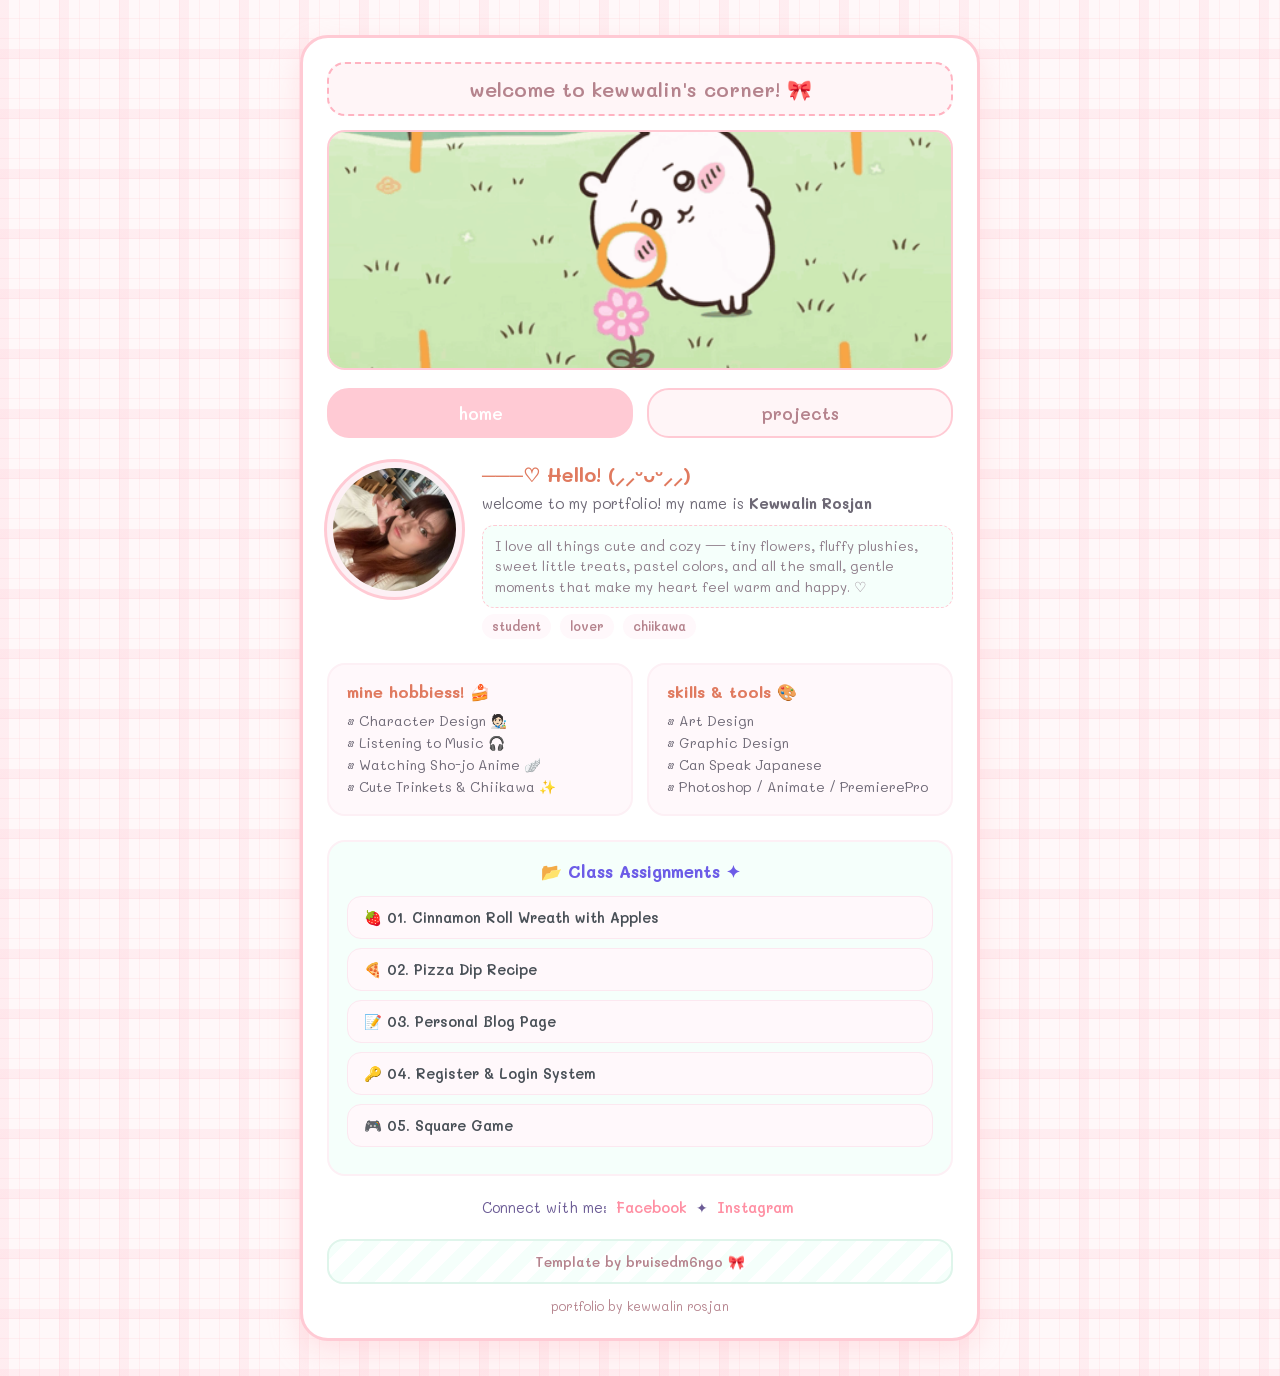
<file: index.html>
<!DOCTYPE html>
<html lang="th">
<head>
    <meta charset="UTF-8">
    <meta name="viewport" content="width=device-width, initial-scale=1.0">
    <title>welcome to my corner!</title>
    <link rel="stylesheet" href="style.css">
</head>
<body>

    <div class="carrd-card">
        <!-- Banner ด้านบน -->
        <div class="welcome-banner">
            welcome to kewwalin's corner! 🎀
        </div>

        <!-- แถบ GIF ด้านบนของหน้า Home (ตั้งชื่อไฟล์ index-header.gif) -->
        <div class="header-gif">
            <img src="index-header.gif" alt="Home Header GIF" onerror="this.src='https://media.giphy.com/media/v1.Y2lkPTc5MGI3NjExOHY5bnpwM2d5Z254azBwdmdqenZzZnkybmdvbnEwd2VwbTZwdWZlNiZlcD12MV9pbnRlcm5hbF9naWZfYnlfaWQmY3Q9Zw/LqFAFdbqI8b8f2U010/giphy.gif'">
        </div>

        <!-- แท็บเมนูหลัก -->
        <nav>
            <a href="index.html" class="active">home</a>
            <a href="project.html">projects</a>
        </nav>

        <!-- ส่วนโปรไฟล์แนะนำตัว -->
        <div class="profile-section">
            <div class="profile-img-container">
                <img src="profile.jpg" alt="Profile" onerror="this.src='https://via.placeholder.com/150/ffcad4/ffffff?text=My+Pic'">
            </div>
            <div class="intro-text">
                <h2>───♡ Hello! (⸝⸝ᵕᴗᵕ⸝⸝)</h2>
                <p>welcome to my portfolio! my name is <strong>Kewwalin Rosjan</strong></p>
                </p>
                <p class="cozy-text">
                    I love all things cute and cozy — tiny flowers, fluffy plushies, sweet little treats, pastel colors, and all the small, gentle moments that make my heart feel warm and happy. ♡
                </p>
                <p style="margin-top: 6px;">
                    <span class="tag">student</span>
                    <span class="tag">lover</span>
                    <span class="tag">chiikawa</span>
            </div>
        </div>

        <!-- กล่องข้อมูล 2 คอลัมน์ -->
        <div class="grid-container">
            <div class="box">
                <h3>mine hobbiess! 🍰</h3>
                <p>• Character Design 🧑🏻‍🎨</p>
                <p>• Listening to Music 🎧</p>
                <p>• Watching Sho-jo Anime 🪽</p>
                <p>• Cute Trinkets & Chiikawa ✨</p>
            </div>

            <div class="box">
                <h3>skills & tools 🎨</h3>
                <p>• Art Design</p>
                <p>• Graphic Design</p>
                <p>• Can Speak Japanese</p>
                <p>• Photoshop / Animate / PremierePro</p>
            </div>
        </div>

        <!-- รายการ Class Assignments ทั้ง 5 งาน -->
        <div class="assignment-box">
            <h3>📂 Class Assignments ✦</h3>
            <ul class="assignment-list">
                <li><a href="./Cinnamonroll/cinnamon.html">🍓 01. Cinnamon Roll Wreath with Apples</a></li>
                <li><a href="./Pizza%20dip/index.html">🍕 02. Pizza Dip Recipe</a></li>
                <li><a href="./Blog/assignment5/index.html">📝 03. Personal Blog Page</a></li>
                <li><a href="./Register%20and%20login/assignment-6_Kewwalin/register.html">🔑 04. Register & Login System</a></li>
                <li><a href="./Square%20game/assignment7/index.html">🎮 05. Square Game</a></li>
            </ul>
        </div>

        <!-- ลิงก์ Social Media -->
        <div class="social-links">
            <p>Connect with me: 
                <a href="https://www.facebook.com/share/1DiZv5uetx/?mibextid=wwXIfr" target="_blank">Facebook</a> ✦ 
                <a href="https://www.instagram.com/nilammek?stkn=MW1ycGc2eGV5ZWxnbQ%3D%3D&utm_source=qr" target="_blank">Instagram</a>
            </p>
        </div>

        <!-- ช่อง Reference Template ด้านล่างสุด -->
        <div class="ref-box">
            <a href="https://pin.it/sM1U3b8pg" target="_blank">Template by bruisedm6ngo 🎀</a>
        </div>

        <footer>
            portfolio by kewwalin rosjan
        </footer>
    </div>

</body>
</html>
</file>
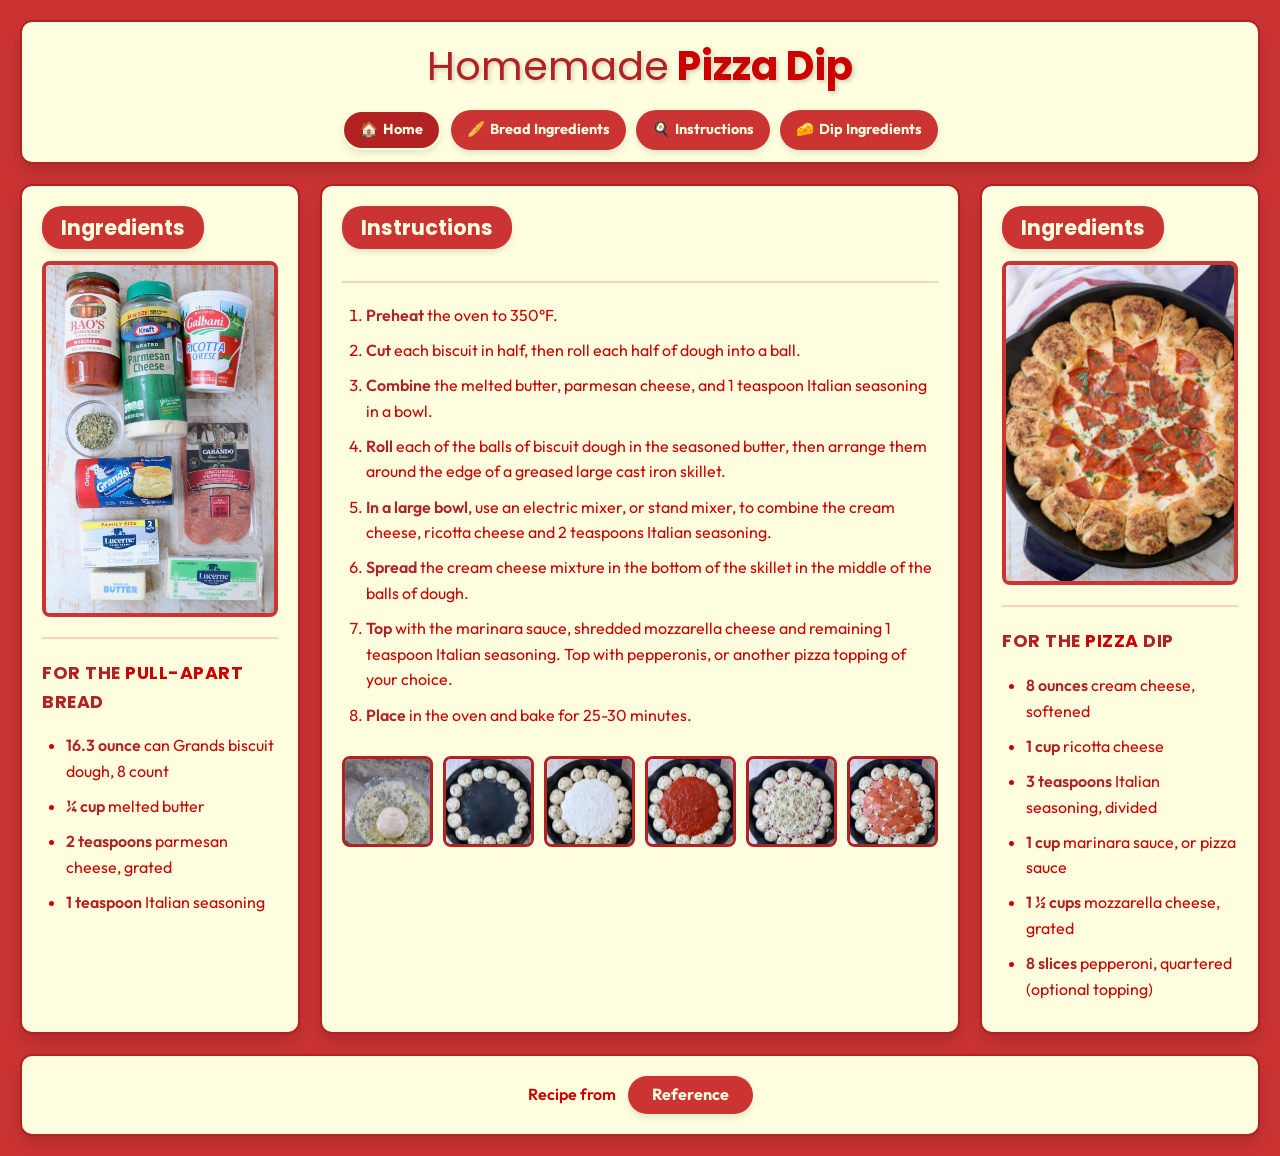
<file: Pizza dip/index.html>
<!DOCTYPE html>
<html lang="en">
<head>
    <meta charset="UTF-8">
    <meta name="viewport" content="width=device-width, initial-scale=1.0">
    <title>Pizza Dip Recipe - Home</title>
    <link rel="stylesheet" href="style.css">
</head>
<body>
    <div class="grid-container">
        
        <div id="header" class="grid-card">
            <h1><span>Homemade</span> Pizza Dip</h1>
            <div class="nav-buttons">
                <a href="index.html" class="btn-nav active"><span>🏠</span> Home</a>
                <a href="bread.html" class="btn-nav"><span>🥖</span> Bread Ingredients</a>
                <a href="instructions.html" class="btn-nav"><span>🍳</span> Instructions</a>
                <a href="dip.html" class="btn-nav"><span>🧀</span> Dip Ingredients</a>
            </div>
        </div>
        
        <div id="main1" class="grid-card">
            <h2 class="title-badge">Ingredients</h2>
            <img src="pizza-dip-1.jpeg" alt="Ingredients" class="recipe-img">
            <hr>
            <h3>FOR THE <span>PULL-APART</span> BREAD</h3>
            <ul>
                <li><span>16.3 ounce</span> can Grands biscuit dough, 8 count</li>
                <li><span>¼ cup</span> melted butter</li>
                <li><span>2 teaspoons</span> parmesan cheese, grated</li>
                <li><span>1 teaspoon</span> Italian seasoning</li>
            </ul>
        </div>
        
        <div id="main2" class="grid-card">
            <h2 class="title-badge">Instructions</h2>
            <hr>
            <ol>
                <li><span>Preheat</span> the oven to 350°F.</li>
                <li><span>Cut</span> each biscuit in half, then roll each half of dough into a ball.</li>
                <li><span>Combine</span> the melted butter, parmesan cheese, and 1 teaspoon Italian seasoning in a bowl.</li>
                <li><span>Roll</span> each of the balls of biscuit dough in the seasoned butter, then arrange them around the edge of a greased large cast iron skillet.</li>
                <li><span>In a large bowl</span>, use an electric mixer, or stand mixer, to combine the cream cheese, ricotta cheese and 2 teaspoons Italian seasoning.</li>
                <li><span>Spread</span> the cream cheese mixture in the bottom of the skillet in the middle of the balls of dough.</li>
                <li><span>Top</span> with the marinara sauce, shredded mozzarella cheese and remaining 1 teaspoon Italian seasoning. Top with pepperonis, or another pizza topping of your choice.</li>
                <li><span>Place</span> in the oven and bake for 25-30 minutes.</li>
            </ol>
            
            <div class="step-images">
                <img src="pizza-dip-2.jpeg" alt="Step 1">
                <img src="pizza-dip-3.jpeg" alt="Step 2">
                <img src="pizza-dip-4.jpeg" alt="Step 3">
                <img src="pizza-dip-5.jpeg" alt="Step 4">
                <img src="pizza-dip-6.jpeg" alt="Step 5">
                <img src="pizza-dip-7.jpeg" alt="Step 6">
            </div>
        </div>
        
        <div id="right" class="grid-card">
            <h2 class="title-badge">Ingredients</h2>
            <img src="pizza-dip-8.jpeg" alt="Pizza Dip" class="recipe-img">
            <hr>
            <h3>FOR THE <span>PIZZA</span> DIP</h3>
            <ul>
                <li><span>8 ounces</span> cream cheese, softened</li>
                <li><span>1 cup</span> ricotta cheese</li>
                <li><span>3 teaspoons</span> Italian seasoning, divided</li>
                <li><span>1 cup</span> marinara sauce, or pizza sauce</li>
                <li><span>1 ½ cups</span> mozzarella cheese, grated</li>
                <li><span>8 slices</span> pepperoni, quartered (optional topping)</li>
            </ul>
        </div>
        
        <div id="footer" class="grid-card">
            <span>Recipe from</span> 
            <a href="https://whitneybond.com/pizza-dip/" target="_blank">Reference</a>
        </div>
    </div>
</body>
</html>
</file>
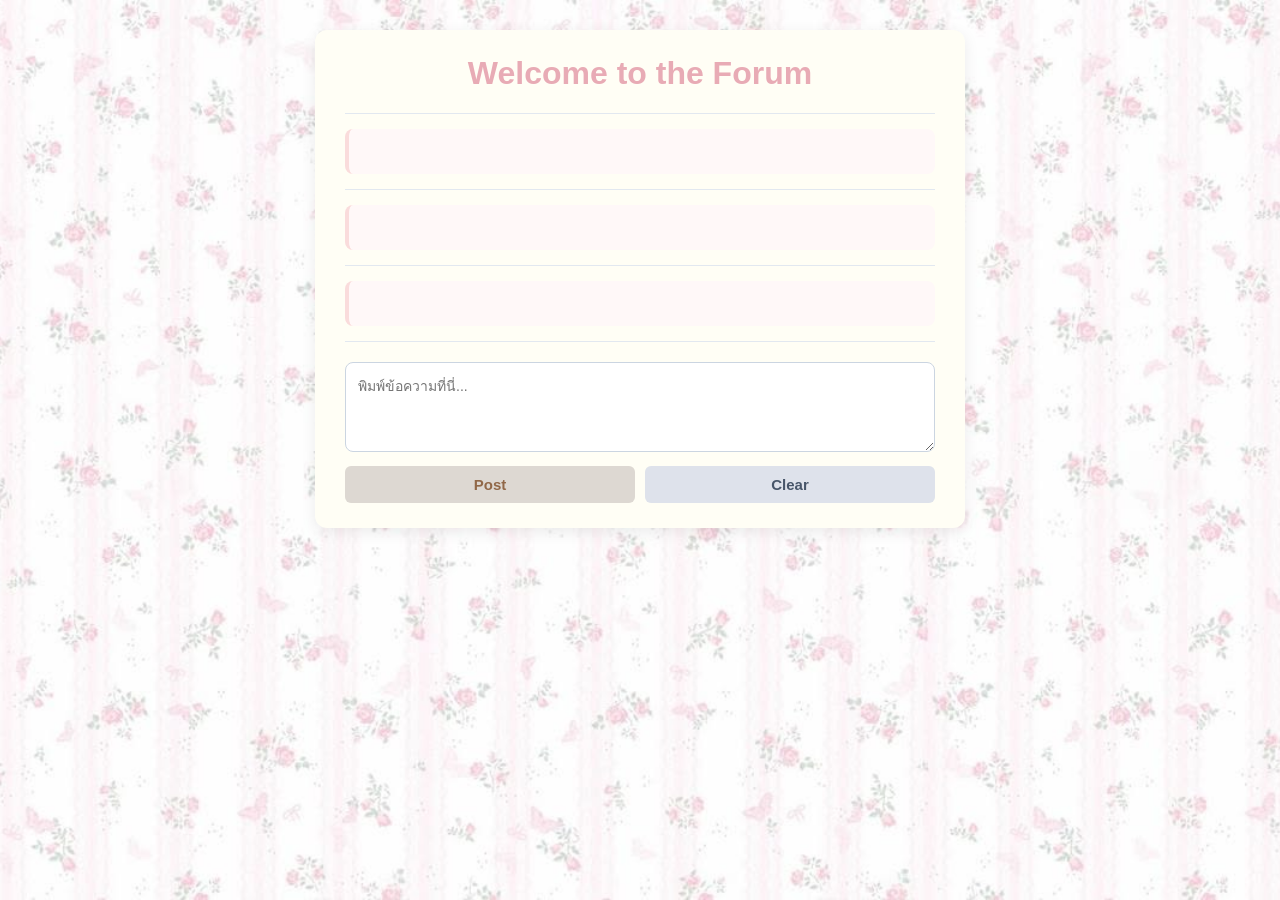
<file: Blog/assignment5/index.html>
<!DOCTYPE html>
<html lang="th">
<head>
    <meta charset="utf-8">
    <meta http-equiv="X-UA-Compatible" content="IE=edge">
    <title>Blogger</title>
    <meta name="viewport" content="width=device-width, initial-scale=1">
    <link rel="stylesheet" type="text/css" media="screen" href="main.css">
    <script src="main.js"></script>
</head>
<body>

    <div class="container">
        <!-- หัวข้อหน้าเว็บ โดนเขียนทับด้วย JS ตอน window.onload -->
        <h1 id="top"></h1>
        <hr>

        <!-- กล่องแสดงข้อความที่โพสต์ -->
        <div class="post-box" id="topic"></div>
        <hr>
        <div class="reply-box" id="reply1"></div>
        <hr>
        <div class="reply-box" id="reply2"></div>
        <hr>

        <!-- ฟอร์มสำหรับพิมพ์และปุ่มกด -->
        <div class="form-group">
            <textarea name="message" id="message" placeholder="พิมพ์ข้อความที่นี่..."></textarea>
            <br>
            <div class="btn-group">
                <button type="button" id="postBtn">Post</button>
                <button type="button" id="clearBtn">Clear</button>
            </div>
        </div>
    </div>

</body>
</html>
</file>
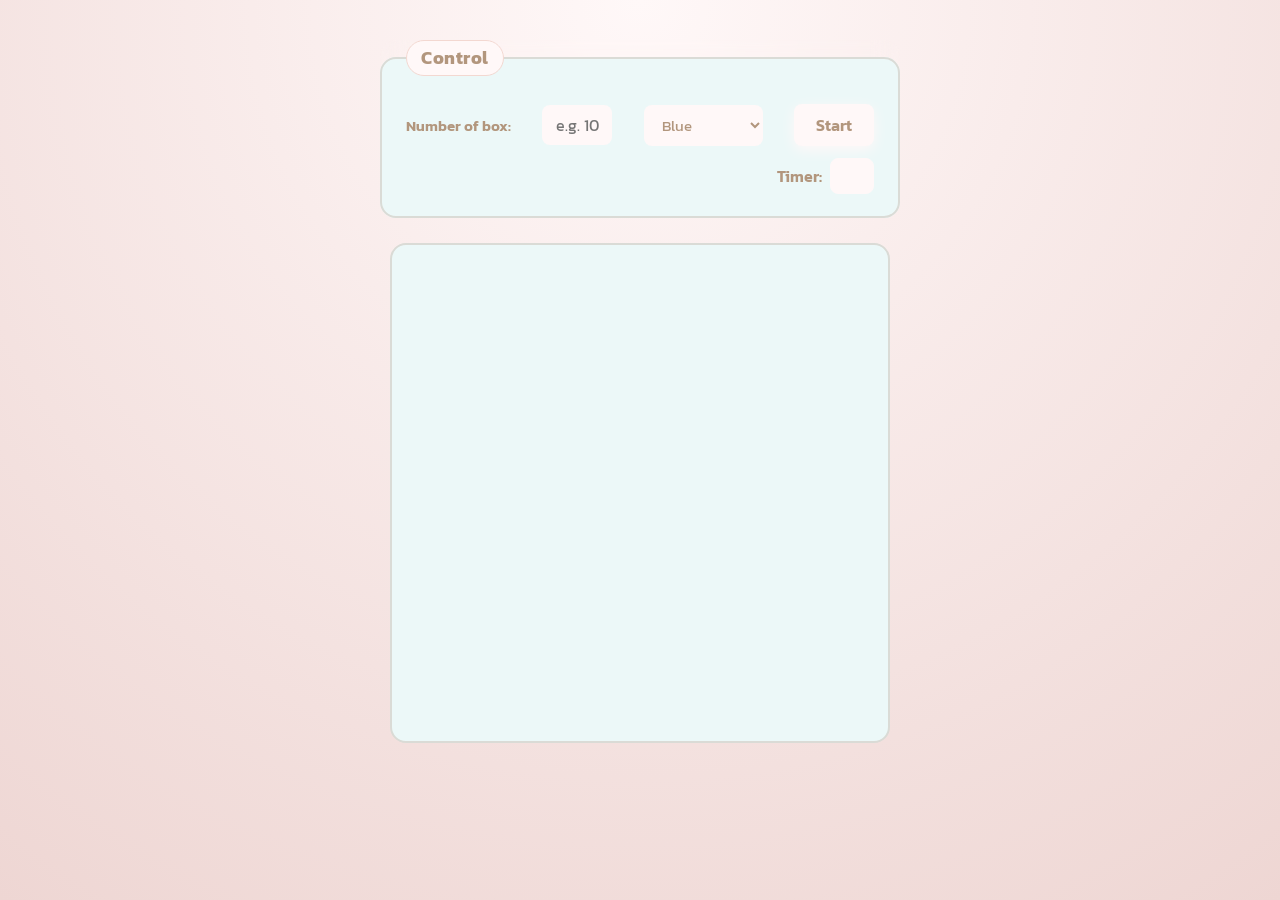
<file: Square game/assignment7/index.html>
<!DOCTYPE html>
<html lang="en">
	<head>
		<meta charset="UTF-8">
		<meta name="viewport" content="width=device-width, initial-scale=1.0">
		<title>Square game</title>
		<script type="text/javascript" src="game.js"></script>
		<link rel="stylesheet" type="text/css" href="game.css">
	</head>
	<body>
		<!-- these codes were adapted from https://courses.cs.washington.edu/courses/cse154/17sp/lecture/more-dom/code/squares.html  -->

		<fieldset>
			<legend>Control</legend>
			<label for="numbox">Number of box: </label>
			<input type="text" name="numbox" id="numbox" placeholder="e.g. 10">
			<select name="color" id="color">
				<option value="blue">Blue</option>
				<option value="lightgreen">Lightgreen</option>
				<option value="purple">Purple</option>
			</select>
			<button id="start">Start</button>
			<div id="timerClock"> Timer:
				<div id="clock"></div>
			</div>
		</fieldset>

		<div id="container">
			<div id="layer"></div>
		</div>
	
	</body>
</html>
</file>
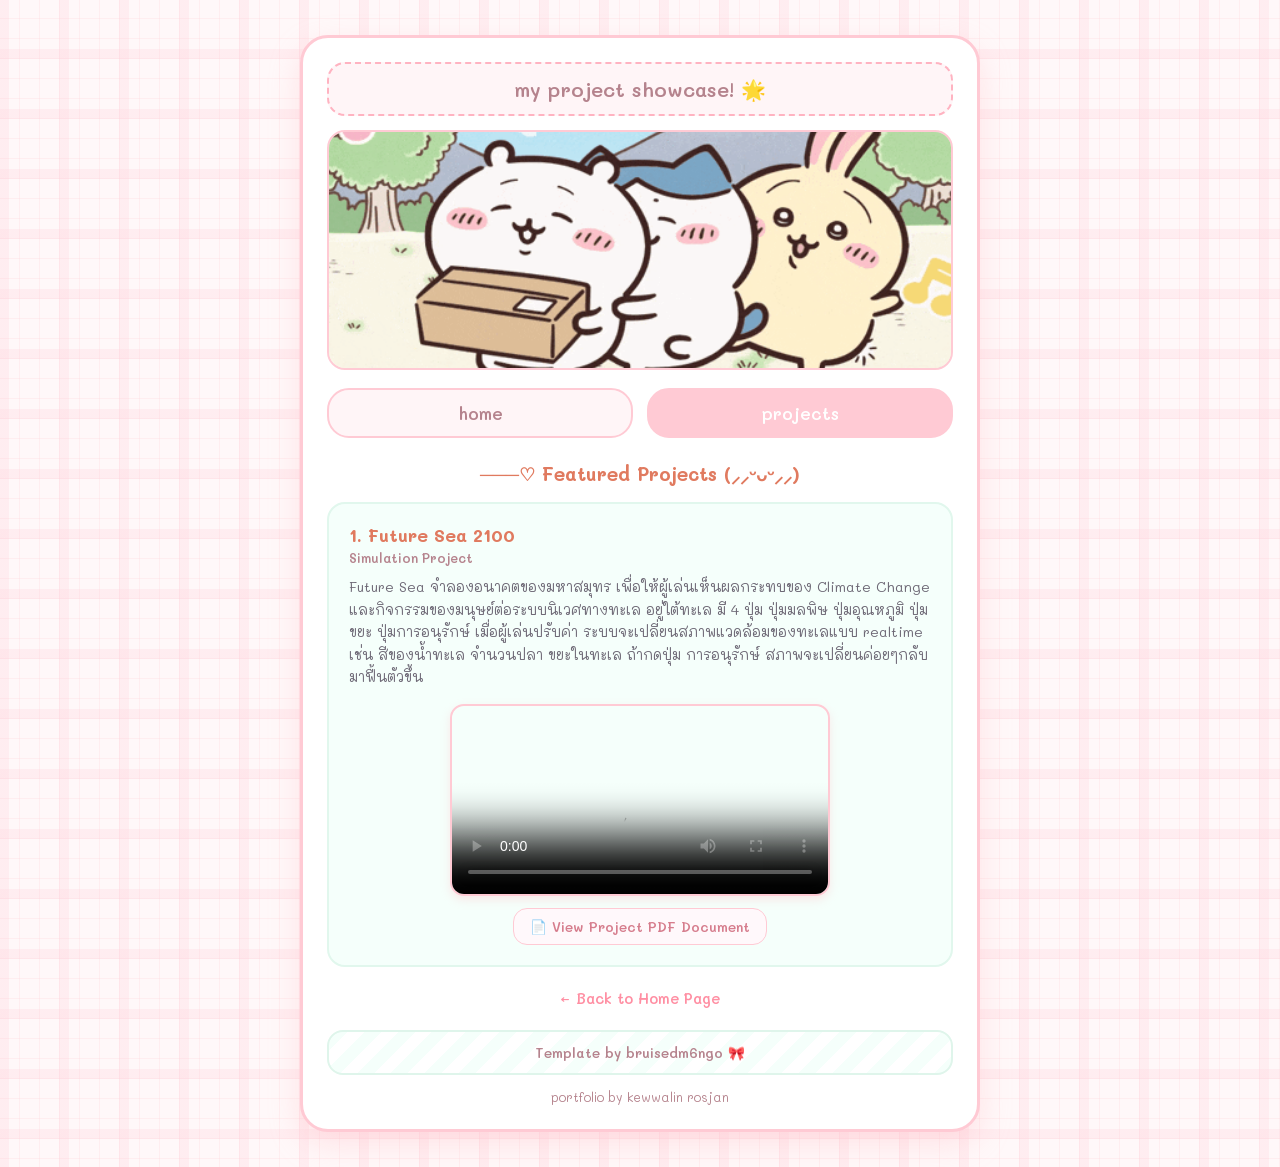
<file: project.html>
<!DOCTYPE html>
<html lang="th">
<head>
    <meta charset="UTF-8">
    <meta name="viewport" content="width=device-width, initial-scale=1.0">
    <title>my projects!</title>
    <link rel="stylesheet" href="style.css">
</head>
<body>

    <div class="carrd-card">
        <!-- Banner ด้านบน -->
        <div class="welcome-banner">
            my project showcase! 🌟
        </div>

        <!-- แถบ GIF ด้านบนของหน้า Projects (ตั้งชื่อไฟล์ project-header.gif) -->
        <div class="header-gif">
            <img src="project-header.gif" alt="Project Header GIF" onerror="this.src='https://media.giphy.com/media/v1.Y2lkPTc5MGI3NjExM3Z4eG9hYm5ic21pOGhpdG1xZnRpaGRyd3NxcXRwbWVzeThyejI1dyZlcD12MV9pbnRlcm5hbF9naWZfYnlfaWQmY3Q9Zw/3oKIPnAiaMCws8nOsE/giphy.gif'">
        </div>

        <!-- แท็บเมนูหลัก -->
        <nav>
            <a href="index.html">home</a>
            <a href="project.html" class="active">projects</a>
        </nav>

        <h2 style="font-size: 1.15rem; color: #e07a5f; margin-bottom: 16px; text-align: center;">
            ───♡ Featured Projects (⸝⸝ᵕᴗᵕ⸝⸝)
        </h2>

        <!-- โปรเจกต์ที่ 1: Future Sea 2100 -->
        <div class="project-card">
            <h3>1. Future Sea 2100</h3>
            <div class="project-type">Simulation Project</div>
            <p>
                Future Sea จำลองอนาคตของมหาสมุทร เพื่อให้ผู้เล่นเห็นผลกระทบของ Climate Change และกิจกรรมของมนุษย์ต่อระบบนิเวศทางทะเล อยู่ใต้ทะเล มี 4 ปุ่ม ปุ่มมลพิษ ปุ่มอุณหภูมิ ปุ่มขยะ ปุ่มการอนุรักษ์ เมื่อผู้เล่นปรับค่า ระบบจะเปลี่ยนสภาพแวดล้อมของทะเลแบบ realtime เช่น สีของน้ำทะเล จำนวนปลา ขยะในทะเล ถ้ากดปุ่ม การอนุรักษ์ สภาพจะเปลี่ยนค่อยๆกลับมาฟื้นตัวขึ้น
            </p>

            <!-- คลิปวิดีโอ & PDF เอกสารโปรเจกต์ -->
            <div class="project-media">
                <video class="project-video" controls poster="https://via.placeholder.com/600x320/ffcad4/6d6875?text=Project+Video+Preview">
                    <source src="project-preview.mp4" type="video/mp4">
                    Your browser does not support video playback.
                </video>

                <a href="project-document.pdf" target="_blank" class="pdf-btn">
                    📄 View Project PDF Document
                </a>
            </div>
        </div>

        <div style="text-align: center; margin-top: 20px;">
            <a href="index.html" style="color: #ff8fa3; font-size: 0.9rem; text-decoration: none; font-weight: 600;">← Back to Home Page</a>
        </div>

        <!-- ช่อง Reference Template ด้านล่างสุด -->
        <div class="ref-box">
            <a href="https://carrd.co" target="_blank">Template by bruisedm6ngo 🎀</a>
        </div>

        <footer>
            portfolio by kewwalin rosjan
        </footer>
    </div>

</body>
</html>
</file>
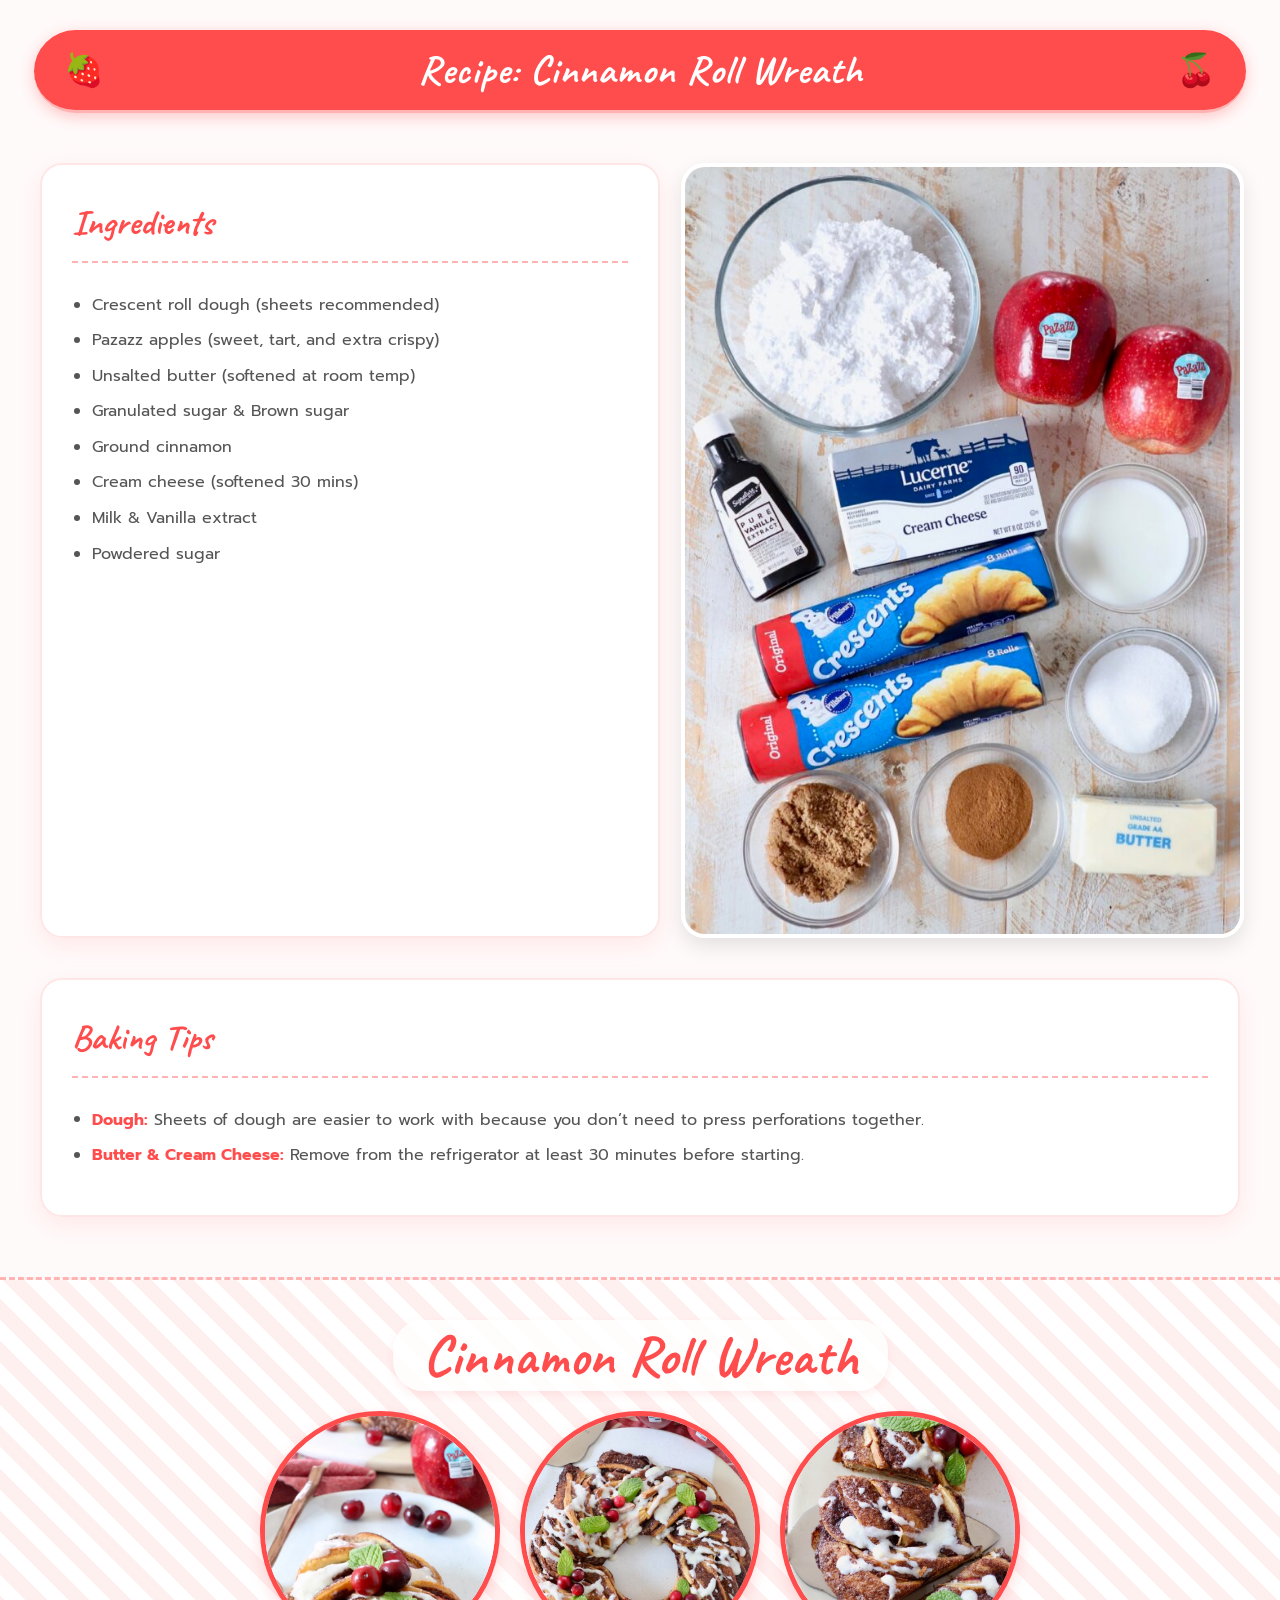
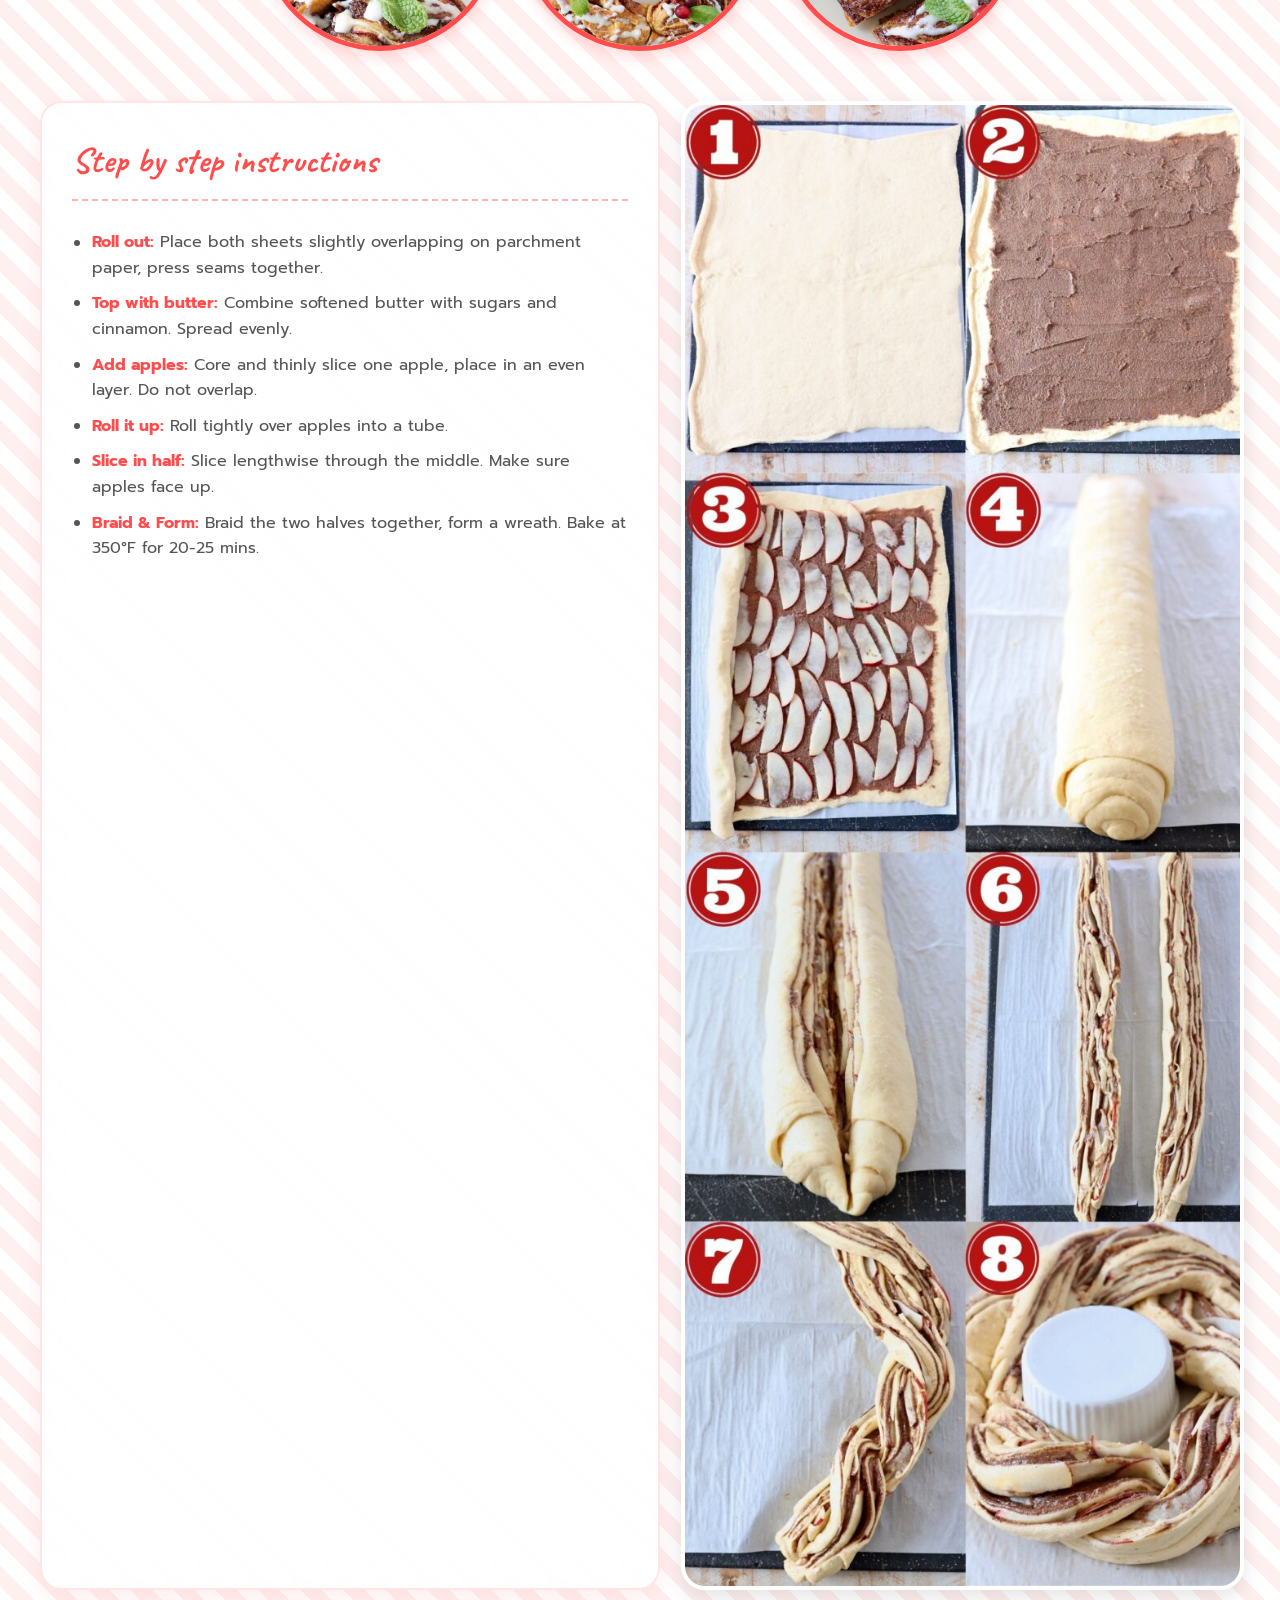
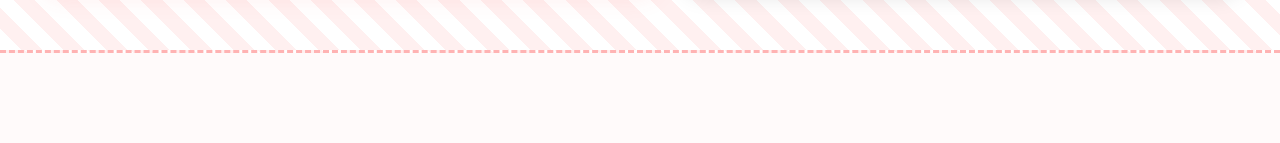
<file: Cinnamonroll/cinnamon.html>
<!DOCTYPE html>
<html lang="en">
<head>
    <meta charset="UTF-8">
    <meta name="viewport" content="width=device-width, initial-scale=1.0">
    <title>Cinnamon Roll Wreath</title>
    <link rel="stylesheet" href="Assignment_3.css">
</head>
<body>
    <!-- Navbar โทนขาวแดง หวานๆ -->
    <div class="nav-bar">
        <div class="logo">🍓</div>
        <div class="test">
            <h1 class="h1">Recipe: Cinnamon Roll Wreath</h1>
        </div>
        <div class="logo">🍒</div>
    </div>

    <!-- ส่วนผสมและรูปภาพ (ซ้าย-ขวา) -->
    <div class="box-big">
        <div class="box-left card-glass">
            <h2>Ingredients</h2>
            <ul>
                <li>Crescent roll dough (sheets recommended)</li>
                <li>Pazazz apples (sweet, tart, and extra crispy)</li>
                <li>Unsalted butter (softened at room temp)</li>
                <li>Granulated sugar & Brown sugar</li>
                <li>Ground cinnamon</li>
                <li>Cream cheese (softened 30 mins)</li>
                <li>Milk & Vanilla extract</li>
                <li>Powdered sugar</li>
            </ul>
        </div>
        <div class="box-light">
            <img src="cinnamon-1.jpeg" alt="Ingredients" class="feature-img">
        </div>
    </div>

    <!-- Baking Tips (เต็มจอ) -->
    <div class="box-big">
        <div class="box-left1 card-glass">
            <h2>Baking Tips</h2>
            <ul>
                <li><strong>Dough:</strong> Sheets of dough are easier to work with because you don’t need to press perforations together.</li>
                <li><strong>Butter & Cream Cheese:</strong> Remove from the refrigerator at least 30 minutes before starting.</li>
            </ul>
        </div>
    </div>

    <!-- แกลเลอรีและพื้นหลังลายทาง -->
    <div class="Bg-card">
        <div class="gallery-title">
            <h3 class="h3">Cinnamon Roll Wreath</h3>
        </div>
        <div class="gallery-container">
            <img src="cinnamon-3.jpeg" alt="Prep Steps 1" class="ci-img">
            <img src="cinnamon-5.jpeg" alt="Prep Steps 2" class="ci-img">
            <img src="cinnamon-4.jpeg" alt="Prep Steps 3" class="ci-img">
        </div>
        
        <!-- ขั้นตอนการทำ -->
        <div class="box-big">
            <div class="box-left card-glass">
                <h2>Step by step instructions</h2>
                <ul>
                    <li><strong>Roll out:</strong> Place both sheets slightly overlapping on parchment paper, press seams together.</li>
                    <li><strong>Top with butter:</strong> Combine softened butter with sugars and cinnamon. Spread evenly.</li>
                    <li><strong>Add apples:</strong> Core and thinly slice one apple, place in an even layer. Do not overlap.</li>
                    <li><strong>Roll it up:</strong> Roll tightly over apples into a tube.</li>
                    <li><strong>Slice in half:</strong> Slice lengthwise through the middle. Make sure apples face up.</li>
                    <li><strong>Braid & Form:</strong> Braid the two halves together, form a wreath. Bake at 350°F for 20-25 mins.</li>
                </ul>
            </div>
            <div class="box-light">
                <img src="cinnamon-2.jpeg" alt="Steps" class="feature-img">
            </div>
        </div>
    </div>
</body>
</html>
</file>
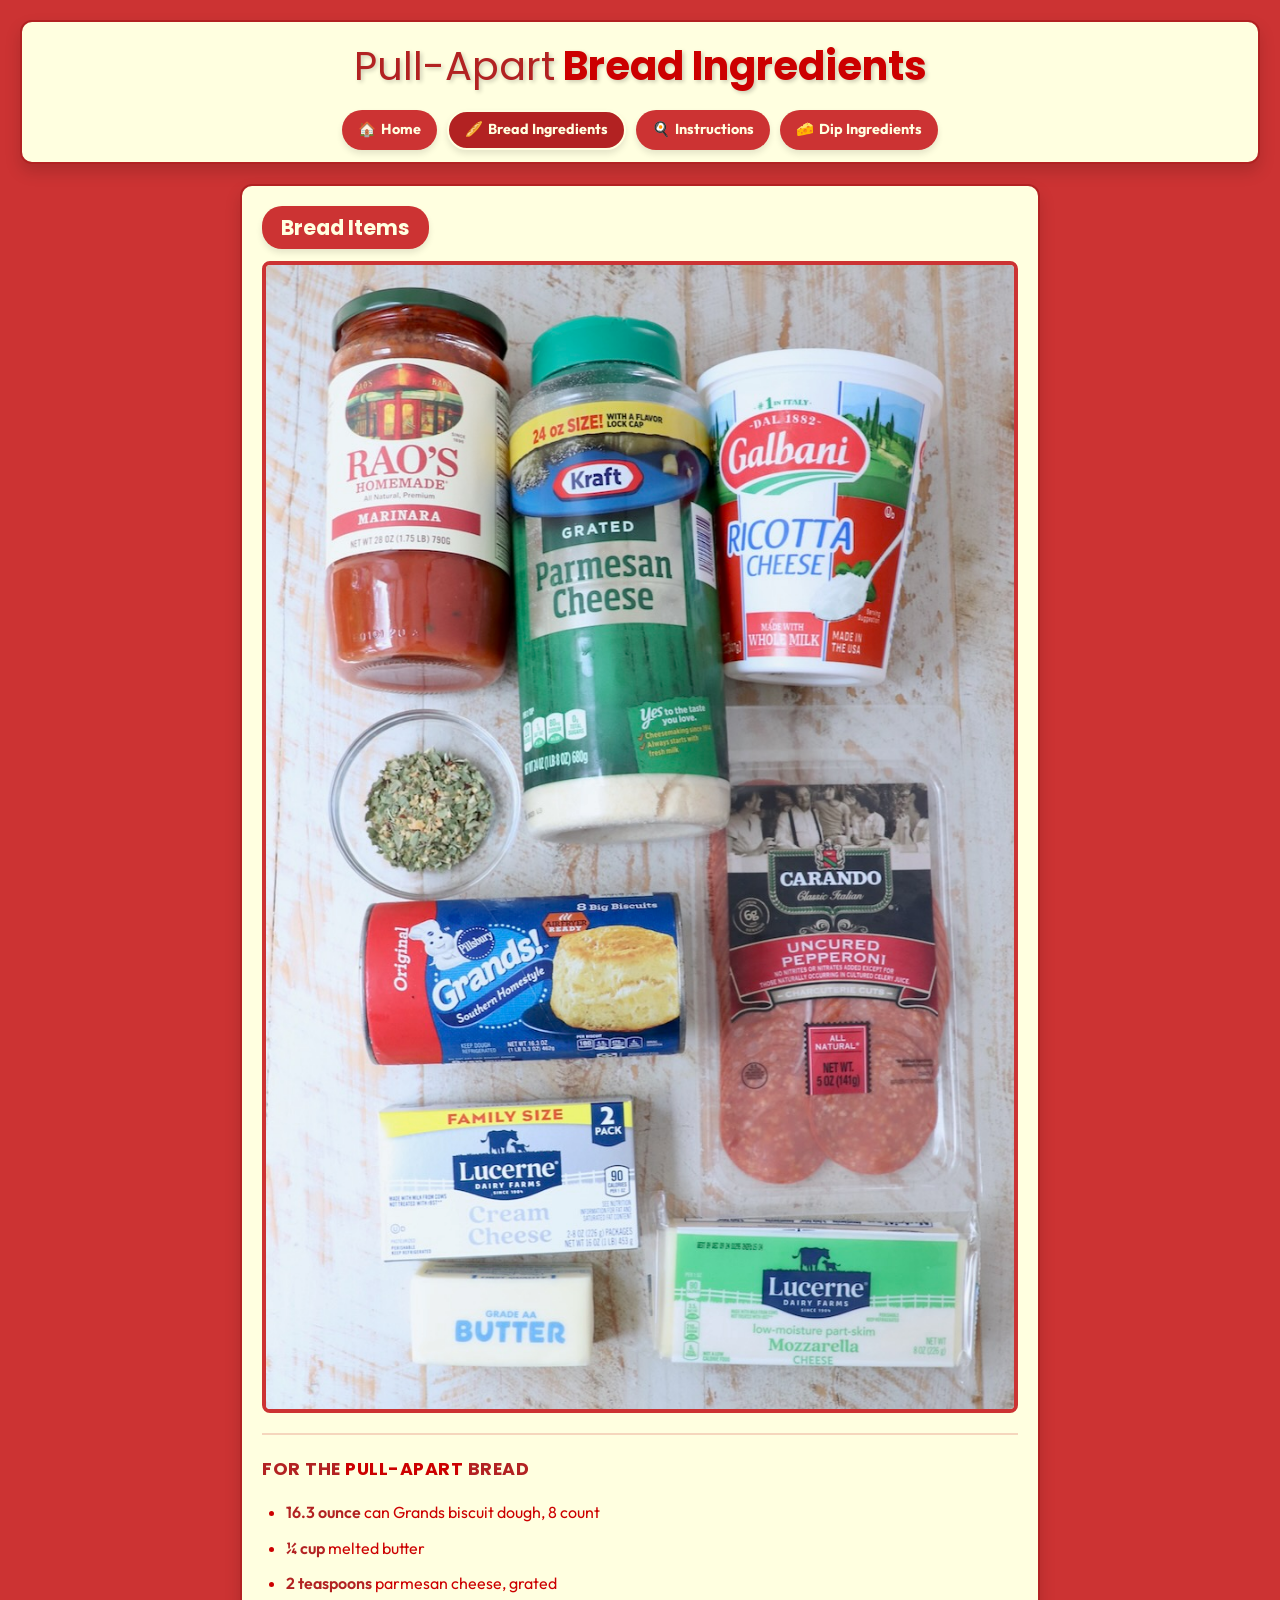
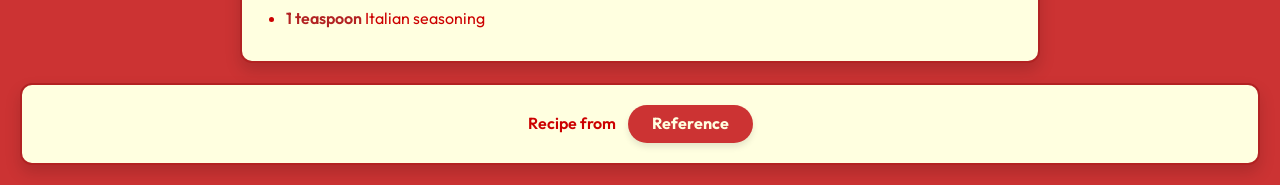
<file: Pizza dip/bread.html>
<!DOCTYPE html>
<html lang="en">
<head>
    <meta charset="UTF-8">
    <meta name="viewport" content="width=device-width, initial-scale=1.0">
    <title>Bread Ingredients - Pizza Dip</title>
    <link rel="stylesheet" href="style.css">
</head>
<body>
    <div class="grid-container">
        <div id="header" class="grid-card">
            <h1><span>Pull-Apart</span> Bread Ingredients</h1>
            <div class="nav-buttons">
                <a href="index.html" class="btn-nav"><span>🏠</span> Home</a>
                <a href="bread.html" class="btn-nav active"><span>🥖</span> Bread Ingredients</a>
                <a href="instructions.html" class="btn-nav"><span>🍳</span> Instructions</a>
                <a href="dip.html" class="btn-nav"><span>🧀</span> Dip Ingredients</a>
            </div>
        </div>
        
        <div id="single-content" class="grid-card">
            <h2 class="title-badge">Bread Items</h2>
            <img src="pizza-dip-1.jpeg" alt="Bread Ingredients" class="recipe-img">
            <hr>
            <h3>FOR THE <span>PULL-APART</span> BREAD</h3>
            <ul>
                <li><span>16.3 ounce</span> can Grands biscuit dough, 8 count</li>
                <li><span>¼ cup</span> melted butter</li>
                <li><span>2 teaspoons</span> parmesan cheese, grated</li>
                <li><span>1 teaspoon</span> Italian seasoning</li>
            </ul>
        </div>
        
        <div id="footer" class="grid-card">
            <span>Recipe from</span> 
            <a href="https://whitneybond.com/pizza-dip/" target="_blank">Reference</a>
        </div>
    </div>
</body>
</html>
</file>
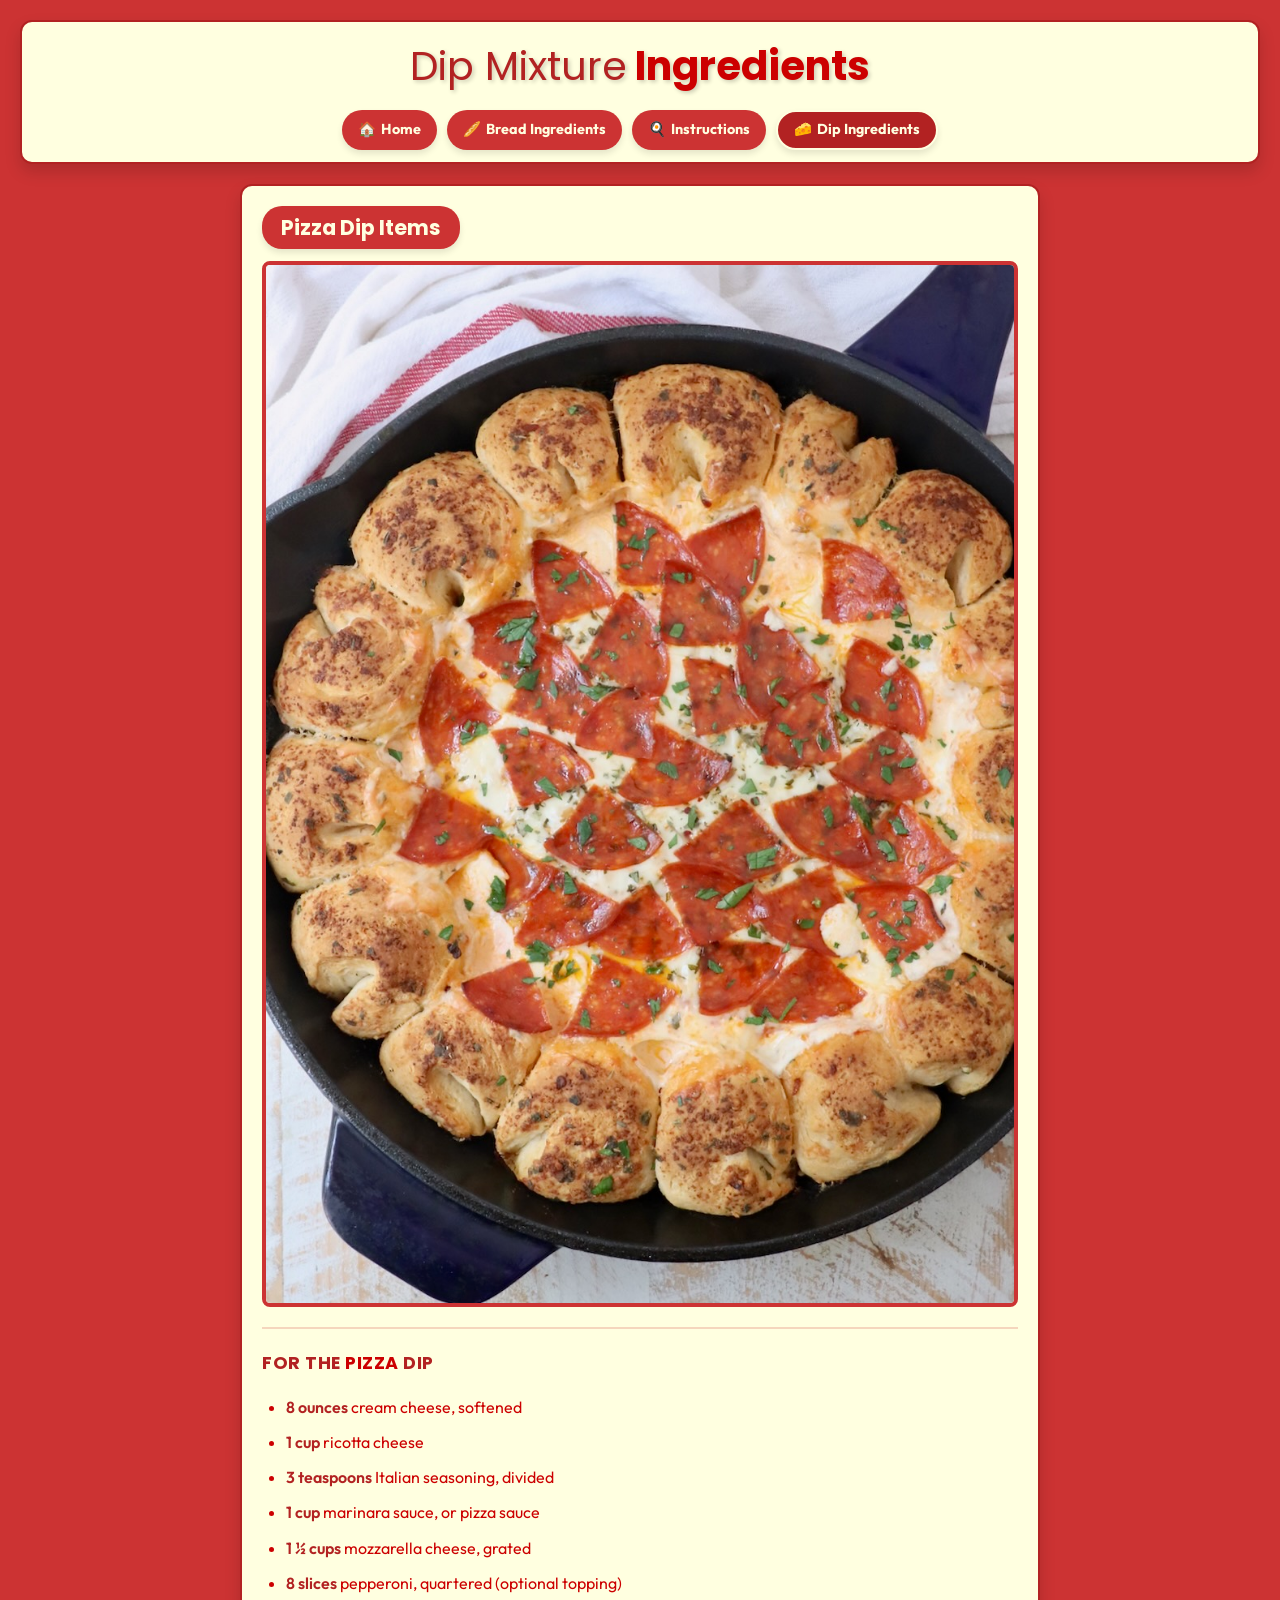
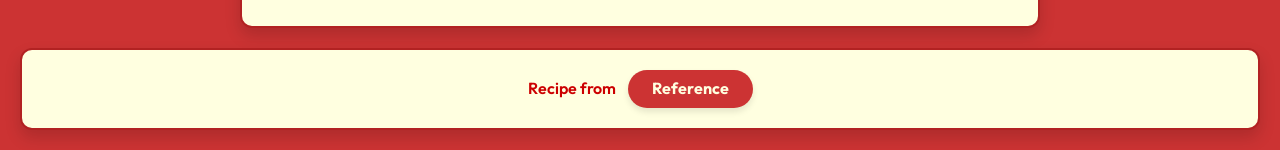
<file: Pizza dip/dip.html>
<!DOCTYPE html>
<html lang="en">
<head>
    <meta charset="UTF-8">
    <meta name="viewport" content="width=device-width, initial-scale=1.0">
    <title>Dip Ingredients - Pizza Dip</title>
    <link rel="stylesheet" href="style.css">
</head>
<body>
    <div class="grid-container">
        <div id="header" class="grid-card">
            <h1><span>Dip Mixture</span> Ingredients</h1>
            <div class="nav-buttons">
                <a href="index.html" class="btn-nav"><span>🏠</span> Home</a>
                <a href="bread.html" class="btn-nav"><span>🥖</span> Bread Ingredients</a>
                <a href="instructions.html" class="btn-nav"><span>🍳</span> Instructions</a>
                <a href="dip.html" class="btn-nav active"><span>🧀</span> Dip Ingredients</a>
            </div>
        </div>
        
        <div id="single-content" class="grid-card">
            <h2 class="title-badge">Pizza Dip Items</h2>
            <img src="pizza-dip-8.jpeg" alt="Pizza Dip" class="recipe-img">
            <hr>
            <h3>FOR THE <span>PIZZA</span> DIP</h3>
            <ul>
                <li><span>8 ounces</span> cream cheese, softened</li>
                <li><span>1 cup</span> ricotta cheese</li>
                <li><span>3 teaspoons</span> Italian seasoning, divided</li>
                <li><span>1 cup</span> marinara sauce, or pizza sauce</li>
                <li><span>1 ½ cups</span> mozzarella cheese, grated</li>
                <li><span>8 slices</span> pepperoni, quartered (optional topping)</li>
            </ul>
        </div>
        
        <div id="footer" class="grid-card">
            <span>Recipe from</span> 
            <a href="https://whitneybond.com/pizza-dip/" target="_blank">Reference</a>
        </div>
    </div>
</body>
</html>
</file>
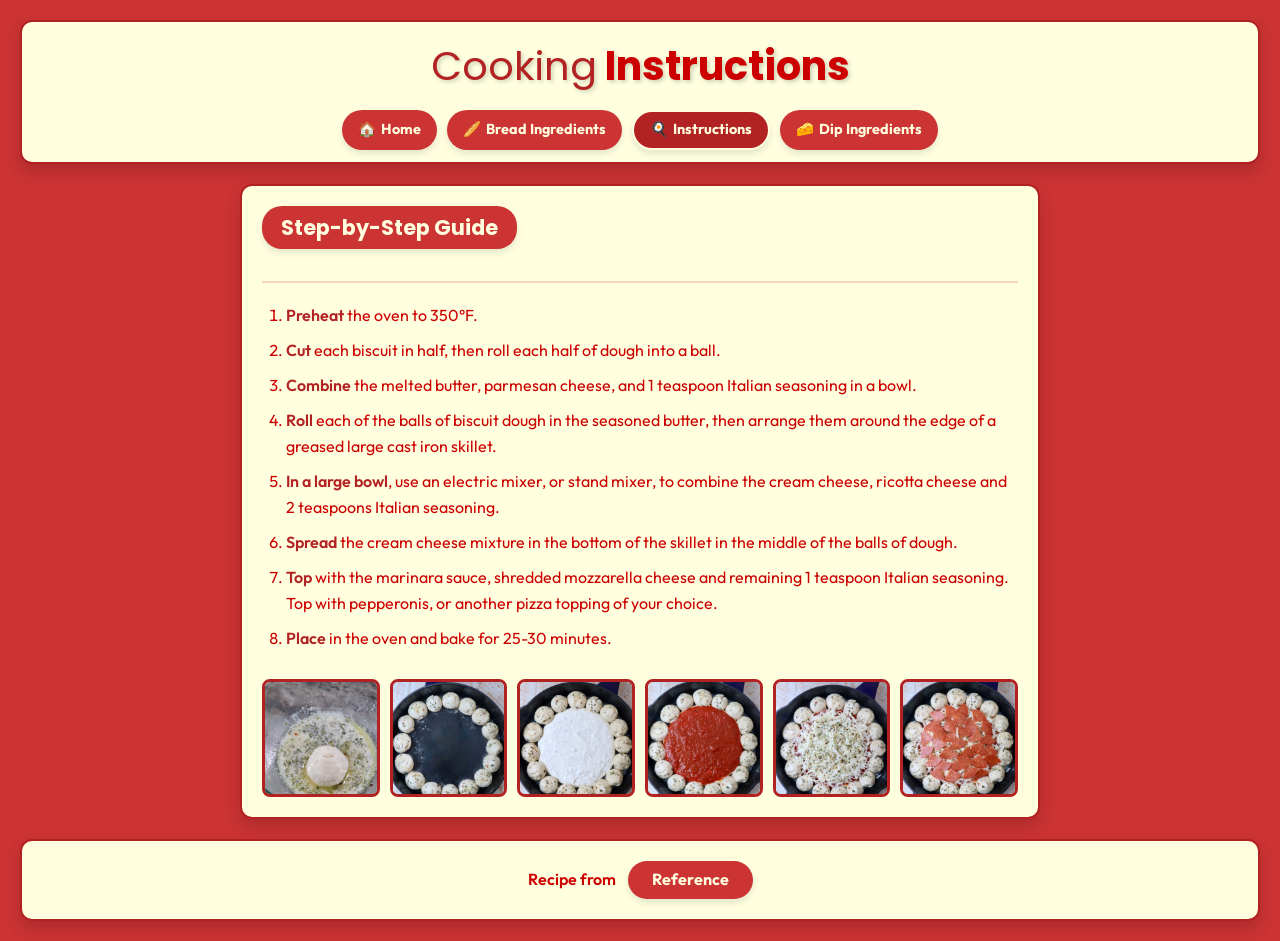
<file: Pizza dip/instructions.html>
<!DOCTYPE html>
<html lang="en">
<head>
    <meta charset="UTF-8">
    <meta name="viewport" content="width=device-width, initial-scale=1.0">
    <title>Instructions - Pizza Dip</title>
    <link rel="stylesheet" href="style.css">
</head>
<body>
    <div class="grid-container">
        <div id="header" class="grid-card">
            <h1><span>Cooking</span> Instructions</h1>
            <div class="nav-buttons">
                <a href="index.html" class="btn-nav"><span>🏠</span> Home</a>
                <a href="bread.html" class="btn-nav"><span>🥖</span> Bread Ingredients</a>
                <a href="instructions.html" class="btn-nav active"><span>🍳</span> Instructions</a>
                <a href="dip.html" class="btn-nav"><span>🧀</span> Dip Ingredients</a>
            </div>
        </div>
        
        <div id="single-content" class="grid-card">
            <h2 class="title-badge">Step-by-Step Guide</h2>
            <hr>
            <ol>
                <li><span>Preheat</span> the oven to 350°F.</li>
                <li><span>Cut</span> each biscuit in half, then roll each half of dough into a ball.</li>
                <li><span>Combine</span> the melted butter, parmesan cheese, and 1 teaspoon Italian seasoning in a bowl.</li>
                <li><span>Roll</span> each of the balls of biscuit dough in the seasoned butter, then arrange them around the edge of a greased large cast iron skillet.</li>
                <li><span>In a large bowl</span>, use an electric mixer, or stand mixer, to combine the cream cheese, ricotta cheese and 2 teaspoons Italian seasoning.</li>
                <li><span>Spread</span> the cream cheese mixture in the bottom of the skillet in the middle of the balls of dough.</li>
                <li><span>Top</span> with the marinara sauce, shredded mozzarella cheese and remaining 1 teaspoon Italian seasoning. Top with pepperonis, or another pizza topping of your choice.</li>
                <li><span>Place</span> in the oven and bake for 25-30 minutes.</li>
            </ol>
            
            <div class="step-images">
                <img src="pizza-dip-2.jpeg" alt="Step 1">
                <img src="pizza-dip-3.jpeg" alt="Step 2">
                <img src="pizza-dip-4.jpeg" alt="Step 3">
                <img src="pizza-dip-5.jpeg" alt="Step 4">
                <img src="pizza-dip-6.jpeg" alt="Step 5">
                <img src="pizza-dip-7.jpeg" alt="Step 6">
            </div>
        </div>
        
        <div id="footer" class="grid-card">
            <span>Recipe from</span> 
            <a href="https://whitneybond.com/pizza-dip/" target="_blank">Reference</a>
        </div>
    </div>
</body>
</html>
</file>
<file: style.css>
@import url('https://fonts.googleapis.com/css2?family=Fredoka:wght@400;600&family=Mali:wght@400;600&display=swap');

* {
    margin: 0;
    padding: 0;
    box-sizing: border-box;
    font-family: 'Mali', 'Fredoka', cursive, sans-serif;
}

/* พื้นหลังลายสก๊อตชมพูพาสเทลแบบอ่อน ละมุนตา (ตาม Ref) */
body {
    background-color: #fff8f9;
    background-image: 
        linear-gradient(90deg, rgba(255, 200, 210, 0.22) 1px, transparent 1px),
        linear-gradient(0deg, rgba(255, 200, 210, 0.22) 1px, transparent 1px),
        linear-gradient(90deg, rgba(255, 218, 225, 0.35) 10px, transparent 10px),
        linear-gradient(0deg, rgba(255, 218, 225, 0.35) 10px, transparent 10px);
    background-size: 20px 20px, 20px 20px, 60px 60px, 60px 60px;
    background-position: -1px -1px;
    color: #6b5b95;
    padding: 35px 15px;
    display: flex;
    justify-content: center;
}

/* หน้าการ์ด Portfolio กว้าง 680px */
.carrd-card {
    width: 100%;
    max-width: 680px;
    background: #ffffff;
    border: 3px solid #ffcad4;
    border-radius: 28px;
    padding: 24px;
    box-shadow: 0 12px 30px rgba(255, 182, 193, 0.35);
}

/* Banner ข้อความต้อนรับด้านบน */
.welcome-banner {
    background: #fff5f7;
    border: 2px dashed #ffb3c1;
    border-radius: 18px;
    text-align: center;
    padding: 12px;
    font-size: 1.25rem;
    font-weight: 600;
    color: #b5838d;
    margin-bottom: 14px;
}

/* กรอบใส่ GIF ด้านบน - ขยายใหญ่โชว์ภาพเต็มสัดส่วน */
.header-gif {
    width: 100%;
    height: 240px;
    background: #ffe5ec;
    border-radius: 18px;
    margin-bottom: 18px;
    overflow: hidden;
    border: 2px solid #ffcad4;
    display: flex;
    justify-content: center;
    align-items: center;
}

.header-gif img {
    width: 100%;
    height: 100%;
    object-fit: cover;
    object-position: center;
    display: block;
}

/* Navigation Menu */
nav {
    display: flex;
    gap: 14px;
    justify-content: center;
    margin-bottom: 24px;
}

nav a {
    flex: 1;
    text-align: center;
    padding: 12px 18px;
    background: #fff5f7;
    border: 2px solid #ffcad4;
    border-radius: 22px;
    color: #b5838d;
    text-decoration: none;
    font-weight: 600;
    font-size: 1.05rem;
    transition: all 0.25s ease;
}

nav a.active, nav a:hover {
    background: #ffcad4;
    color: #ffffff;
}

/* Profile Section */
.profile-section {
    display: flex;
    align-items: flex-start;
    gap: 20px;
    margin-bottom: 24px;
}

.profile-img-container {
    width: 135px;
    height: 135px;
    min-width: 135px;
    border-radius: 50%;
    border: 6px solid #fdf0f5;
    box-shadow: 0 0 0 3px #ffcad4;
    overflow: hidden;
    background: #fff;
}

.profile-img-container img {
    width: 100%;
    height: 100%;
    object-fit: cover;
}

.intro-text h2 {
    font-size: 1.2rem;
    color: #e07a5f;
    margin-bottom: 6px;
}

.intro-text p {
    font-size: 0.92rem;
    color: #6d6875;
    line-height: 1.5;
}

.cozy-text {
    margin-top: 10px;
    font-size: 0.85rem !important;
    color: #8d7b88 !important;
    background: #f5fffb;
    padding: 10px 12px;
    border-radius: 12px;
    border: 1px dashed #ffcad4;
    line-height: 1.5 !important;
}


.tag {
    display: inline-block;
    background: #fff8fb;
    color: #b5838d;
    padding: 3px 10px;
    border-radius: 14px;
    font-size: 0.78rem;
    font-weight: 600;
    margin-right: 4px;
}

/* Grid Layout (2 คอลัมน์) */
.grid-container {
    display: grid;
    grid-template-columns: 1fr 1fr;
    gap: 14px;
    margin-bottom: 24px;
}

@media (max-width: 520px) {
    .grid-container {
        grid-template-columns: 1fr;
    }
}


.box {
    background: #fff8fb;
    border-radius: 18px;
    padding: 16px 18px;
    border: 2px solid #fdf0f5;
}

.box h3 {
    font-size: 1rem;
    color: #e07a5f;
    margin-bottom: 8px;
}

.box p {
    font-size: 0.86rem;
    color: #6d6875;
    line-height: 1.6;
}

/* Class Assignments Box */
.assignment-box {
    background: #f5fffb;
    border: 2px solid #fdf0f5;
    border-radius: 18px;
    padding: 18px;
    margin-bottom: 22px;
}

.assignment-box h3 {
    color: #6c5ce7;
    font-size: 1.05rem;
    margin-bottom: 14px;
    text-align: center;
}

.assignment-list {
    list-style: none;
}

.assignment-list li {
    margin: 9px 0;
}


.assignment-list a {
    display: block;
    background: #fff8fb;
    border: 1px solid #fce8f0;
    color: #495057;
    text-decoration: none;
    padding: 11px 16px;
    border-radius: 14px;
    font-size: 0.9rem;
    font-weight: 600;
    transition: all 0.2s ease;
}

.assignment-list a:hover {
    background: #ffcad4;
    color: #fff;
    transform: translateX(4px);
}

/* Projects Card Style - สีพื้นหลังกล่องโปรเจกต์เป็น #f5fffb */
.project-card {
    background: #f5fffb;
    border: 2px solid #e1f7ed;
    border-radius: 18px;
    padding: 20px;
    margin-bottom: 20px;
}

.project-card h3 {
    color: #e07a5f;
    font-size: 1.1rem;
    margin-bottom: 4px;
}

.project-card .project-type {
    font-size: 0.8rem;
    color: #b5838d;
    font-weight: 600;
    margin-bottom: 10px;
}

.project-card p {
    font-size: 0.88rem;
    color: #6d6875;
    line-height: 1.6;
    margin-bottom: 14px;
}

/* สื่อประกอบโปรเจกต์ (วิดีโอ & PDF) */
.project-media {
    margin-top: 15px;
    display: flex;
    flex-direction: column;
    align-items: center;
    gap: 12px;
}

.project-video {
    width: 100%;
    max-width: 380px;
    max-height: 220px;
    border-radius: 14px;
    border: 2px solid #ffcad4;
    box-shadow: 0 4px 10px rgba(255, 182, 193, 0.3);
    outline: none;
}


.pdf-btn {
    display: inline-block;
    background: #fff8fb;
    color: #d67d8d;
    border: 1px solid #ffcad4;
    padding: 9px 16px;
    border-radius: 14px;
    text-decoration: none;
    font-size: 0.85rem;
    font-weight: 600;
    transition: all 0.2s;
}

.pdf-btn:hover {
    background: #ffcad4;
    color: #fff;
}

/* Reference Link Box - แถบลายทางเฉียง (Candy Stripe) โทนสี #f5fffb */
.ref-box {
    margin-top: 22px;
    background: repeating-linear-gradient(
        -45deg,
        #f5fffb,
        #f5fffb 12px,
        #ffffff 12px,
        #ffffff 24px
    );
    border: 2px solid #dff5eb;
    border-radius: 16px;
    padding: 12px 16px;
    text-align: center;
    font-size: 0.85rem;
}

.ref-box a {
    color: #b5838d;
    text-decoration: none;
    font-weight: 600;
}

.ref-box a:hover {
    text-decoration: underline;
    color: #e07a5f;
}

/* Social Links & Footer */
.social-links {
    text-align: center;
    margin-top: 16px;
    font-size: 0.9rem;
}

.social-links a {
    color: #ff8fa3;
    text-decoration: none;
    font-weight: 600;
    margin: 0 4px;
}

footer {
    text-align: center;
    font-size: 0.78rem;
    color: #b5838d;
    margin-top: 14px;
}
</file>
<file: Pizza dip/style.css>
@import url('https://fonts.googleapis.com/css2?family=Outfit:wght@400;500;600&family=Poppins:wght@600;700&display=swap');

:root {
    --bg-main: #CC3333; 
    --card-bg: #FFFFE0;
    --text-white: #CC0000;
    --text-yellow: #B22222; 
    --space-sm: 0.75rem;
    --space-md: 1.25rem;
    --space-lg: 1.75rem;
    --radius: 12px;
}

*, *::before, *::after {
    box-sizing: border-box;
}

body {
    margin: 0;
    padding: var(--space-md);
    font-family: 'Outfit', sans-serif;
    background-color: var(--bg-main);
    color: var(--text-white);
    line-height: 1.6;
}

h1, h2, h3 {
    font-family: 'Poppins', sans-serif;
    margin-top: 0;
}

h1 {
    font-size: clamp(1.8rem, 4vw, 2.5rem);
    text-align: center;
    margin: 0 0 var(--space-sm) 0;
    color: var(--text-white);
    text-shadow: 2px 2px 4px rgba(0,0,0,0.2);
}

h1 span {
    color: var(--text-yellow);
    font-weight: 400;
}

.nav-buttons {
    display: flex;
    justify-content: center;
    flex-wrap: wrap;
    gap: 10px;
    margin-top: 10px;
}

.btn-nav {
    background-color: var(--bg-main);
    color: var(--card-bg);
    padding: 0.4rem 1rem;
    border-radius: 20px;
    text-decoration: none;
    font-weight: 700;
    font-size: 0.9rem;
    box-shadow: 0 4px 6px rgba(0,0,0,0.1);
    transition: all 0.2s ease;
    display: inline-flex;
    align-items: center;
    gap: 5px;
}

.btn-nav:hover {
    background-color: var(--text-yellow);
    color: var(--card-bg);
    transform: translateY(-2px);
}

.btn-nav.active {
    background-color: var(--text-yellow);
    color: var(--card-bg);
    border: 2px solid var(--card-bg);
}

.title-badge {
    background-color: var(--bg-main);
    color: var(--card-bg);
    padding: 0.3rem 1.2rem;
    border-radius: 20px;
    display: inline-block;
    font-size: 1.3rem;
    margin-bottom: var(--space-sm);
    box-shadow: 0 4px 6px rgba(0,0,0,0.1);
}

h3 {
    color: var(--text-yellow);
    font-size: 1.1rem;
    text-transform: uppercase;
    letter-spacing: 0.5px;
    margin-top: var(--space-md);
}

h3 span {
    color: var(--text-white);
}

img {
    max-width: 100%;
    height: auto;
    border-radius: 8px;
}

.recipe-img {
    display: block;
    margin: 0 auto;
    border: 4px solid var(--bg-main);
}

hr {
    border: 0;
    height: 2px;
    background-color: rgba(204, 51, 51, 0.2);
    margin: var(--space-md) 0;
}

ul, ol {
    padding-left: 1.5rem;
    margin-bottom: 0;
}

li {
    margin-bottom: 0.6rem;
    font-size: 1rem;
}

li span {
    color: var(--text-yellow);
    font-weight: 600;
}

.grid-card {
    background-color: var(--card-bg);
    border-radius: var(--radius);
    padding: var(--space-md);
    border: 2px solid var(--text-yellow); 
    box-shadow: 0 8px 16px rgba(0,0,0,0.15);
}

.step-images {
    display: grid;
    grid-template-columns: repeat(auto-fit, minmax(90px, 1fr));
    gap: 10px;
    margin-top: var(--space-lg);
}

.step-images img {
    border: 3px solid var(--text-yellow);
    aspect-ratio: 1;
    object-fit: cover;
    transition: transform 0.2s ease;
}

.step-images img:hover {
    transform: scale(1.05);
}

#footer a {
    background-color: var(--bg-main);
    color: var(--card-bg);
    padding: 0.4rem 1.5rem;
    border-radius: 20px;
    text-decoration: none;
    font-weight: 700;
    box-shadow: 0 4px 6px rgba(0,0,0,0.1);
    transition: all 0.2s ease;
}

#footer a:hover {
    background-color: var(--text-yellow);
    color: var(--card-bg);
    transform: translateY(-2px);
}


.grid-container {
    display: grid;
    grid-template-columns: 280px 1fr 280px;
    gap: var(--space-md);
    max-width: 1300px;
    margin: 0 auto;
}

#header { 
    grid-column: 1 / span 3;
    padding: var(--space-sm) var(--space-md);
    text-align: center;
}

#main1 { 
    grid-column: 1 / span 1; 
}

#main2 { 
    grid-column: 2 / span 1; 
}

#right { 
    grid-column: 3 / span 1; 
}

#single-content {
    grid-column: 1 / span 3;
    max-width: 800px;
    margin: 0 auto;
    width: 100%;
}

#footer { 
    grid-column: 1 / span 3;
    display: flex;
    justify-content: center;
    align-items: center;
    gap: 12px;
    padding: var(--space-md);
    font-weight: 600;
}


@media only screen and (max-width: 768px) {
    .grid-container {
        grid-template-columns: 1fr 1fr;
        gap: 12px;
    }

    #header {
        grid-column: 1 / span 2;
    }

    #main2 {
        grid-column: 1 / span 2;
    }

    #main1 {
        grid-column: 1 / span 1;
    }

    #right {
        grid-column: 2 / span 1;
    }

    #single-content {
        grid-column: 1 / span 2;
    }

    #footer {
        grid-column: 1 / span 2;
    }
}


@media only screen and (max-width: 520px) {
    .grid-container {
        grid-template-columns: 1fr;
    }

    #header, #main1, #main2, #right, #single-content, #footer {
        grid-column: 1 / span 1;
    }
}
</file>
<file: Blog/assignment5/main.css>
* {
    box-sizing: border-box;
    font-family: 'Segoe UI', Tahoma, Geneva, Verdana, sans-serif;
}

body {
    /* ใส่ที่อยู่ของไฟล์รูปภาพใน url('...') */
    background-image: url('bg.jpg'); 

    /* จัดรูปให้อยู่ตรงกลาง */
    background-position: center; 

    /* ไม่ให้รูปภาพซ้ำกัน */
    background-repeat: no-repeat; 

    /* ปรับขนาดรูปภาพให้ครอบคลุมเต็มหน้าจอ */
    background-size: cover; 

    /* ล็อกรูปพื้นหลังให้อยู่กับที่เวลาเลื่อนสกอร์บาร์ (เลือกใส่หรือไม่ใส่ก็ได้) */
    background-attachment: fixed; 

    margin: 0;
    padding: 30px 15px;
    display: flex;
    justify-content: center;
}

.container {
    width: 100%;
    max-width: 650px;
    background: #fffef5;
    padding: 25px 30px;
    border-radius: 12px;
    box-shadow: 0 4px 15px rgba(0, 0, 0, 0.08);
}

#top {
    text-align: center;
    color: #E8ABB5;
    margin-top: 0;
}

hr {
    border: none;
    height: 1px;
    background-color: #e2e8f0;
    margin: 15px 0;
}

.post-box, .reply-box {
    min-height: 45px;
    padding: 12px 15px;
    border-radius: 8px;
    word-break: break-word;
    font-size: 15px;
}

#topic {
    background-color: #FFF8F8;
    border-left: 4px solid #FADCDC;
    font-weight: 600; /* หรือลบบรรทัดนี้ออก */
    color: #928880;
}

.reply-box {
    background-color: #FFF8F8;
    border-left: 4px solid #FADCDC;
    font-weight: 600; /* กำหนดให้ตัวอักษรไม่หนาเหมือนกัน */
    color: #928880; /* เปลี่ยนเป็นสีเดียวกับ #topic */
}

.form-group {
    margin-top: 20px;
}

textarea#message {
    width: 100%;
    height: 90px;
    padding: 12px;
    border: 1px solid #cbd5e1;
    border-radius: 8px;
    resize: vertical;
    font-size: 14px;
    outline: none;
}

textarea#message:focus {
    border-color: #3b82f6;
}

.btn-group {
    margin-top: 10px;
    display: flex;
    gap: 10px;
}

button {
    flex: 1;
    padding: 10px;
    font-size: 15px;
    font-weight: 600;
    border: none;
    border-radius: 6px;
    cursor: pointer;
    transition: background 0.2s;
}

#postBtn {
    background-color: #DDD8D2;
    color: #916848;
}

#postBtn:hover {
    background-color: #DDD8D2;
}

#clearBtn {
    background-color: #DEE2EB;
    color: #475569;
}

#clearBtn:hover {
    background-color: #DEE2EB;
}
</file>
<file: Square game/assignment7/game.css>
/* =============================================================================
   MDT312 Assignment 7: Square Game Styling
   ============================================================================= */

@import url('https://fonts.googleapis.com/css2?family=Kanit:wght@300;400;600;700&display=swap');

* {
    box-sizing: border-box;
    margin: 0;
    padding: 0;
}

body {
    font-family: 'Kanit', sans-serif;
    background: radial-gradient(circle at top, #FFF8F8, #EED6D3);
    min-height: 100vh;
    padding: 40px 15px;
    color: #f8fafc;
    display: flex;
    flex-direction: column;
    align-items: center;
}

/* Control Panel */
fieldset {
    width: 100%;
    max-width: 520px;
    background: #ECF8F8;
    backdrop-filter: blur(12px);
    border: 2px solid #DADBD6;
    border-radius: 16px;
    box-shadow: none;
    padding: 22px 24px;
    display: flex;
    flex-wrap: wrap;
    align-items: center;
    justify-content: space-between;
    gap: 12px;
}

legend {
    font-weight: 700;
    font-size: 1.1rem;
    letter-spacing: 0.5px;
    color: #B2967D;
    padding: 4px 14px;
    background: #FFF8F8;
    border: 1px solid #F3D8D1;
    border-radius: 999px;
    margin-bottom: 6px;
}

label {
    font-size: 0.95rem;
    font-weight: 600;
    color: #B2967D;
}

input[type="text"] {
    width: 70px;
    padding: 8px 12px;
    background: #FFF8F8;
    color: #B2967D;
    border: none;
    border-radius: 8px;
    font-size: 1rem;
    font-family: inherit;
    text-align: center;
    outline: none;
    transition: all 0.2s ease;
}

input[type="text"]:focus {
    border-color: #B2967D;
    box-shadow: 0 0 0 3px rgba(186, 195, 199, 0.2);
}

select {
    padding: 8px 14px;
    background: #FFF8F8;
    color: #B2967D;
    border: 1.5px none;
    border-radius: 8px;
    font-size: 0.95rem;
    font-family: inherit;
    cursor: pointer;
    outline: none;
    transition: border-color 0.2s ease;
}

select:focus {
    border-color: #B2967D;
}

button#start {
    padding: 9px 22px;
    background: #FFF8F8;
    color: #B2967D;
    border: none;
    border-radius: 8px;
    font-size: 1rem;
    font-weight: 600;
    font-family: inherit;
    cursor: pointer;
    box-shadow: 0 4px 14px #FFF8F8;
    transition: transform 0.15s ease, box-shadow 0.15s ease;
}

button#start:hover {
    transform: translateY(-2px);
    box-shadow: 0 6px 18px #FFF8F8;
}

button#start:active {
    transform: translateY(0);
}

/* Timer Display */
#timerClock {
    display: flex;
    align-items: center;
    gap: 8px;
    font-weight: 600;
    font-size: 1rem;
    color: #B2967D;
    margin-left: auto;
}

#clock {
    display: inline-flex;
    align-items: center;
    justify-content: center;
    min-width: 44px;
    height: 36px;
    background: #FFF8F8;
    color: #928880;
    font-weight: 700;
    font-size: 1.2rem;
    border-radius: 8px;
    border: 1px solid #FFF8F8;
    padding: 0 10px;
}

/* Play Area Container */
#container {
    margin-top: 25px;
    display: flex;
    justify-content: center;
    width: 100%;
}

#layer {
    position: relative;
    width: 500px;
    height: 500px;
    background: #ECF8F8;
    border: 2px solid #DADBD6;
    border-radius: 16px;
    box-shadow: none;
    overflow: hidden;
}

/* Square Elements */
.square {
    position: absolute;
    width: 25px;
    height: 25px;
    border-radius: 6px;
    cursor: crosshair;
    box-shadow: 0 2px 8px rgba(0, 0, 0, 0.35);
    transition: transform 0.12s cubic-bezier(0.34, 1.56, 0.64, 1), filter 0.12s ease;
    animation: popIn 0.2s ease-out;
}

.square:hover {
    transform: scale(1.35);
    filter: brightness(1.25);
    z-index: 10;
}

@keyframes popIn {
    from {
        transform: scale(0);
        opacity: 0;
    }
    to {
        transform: scale(1);
        opacity: 1;
    }
}

/* Colors */
.maroon {
    background: linear-gradient(135deg, #bbd6fa, #a2daf0);
    border: 1px solid #7ebaf3;
}

.lightgreen {
    background: linear-gradient(135deg, #d9fce6, #aeffcb);
    border: 1px solid #9cd6b1;
}

.magenta {
    background: linear-gradient(135deg, #ffdaed, #efadf5);
    border: 1px solid #d8b9cb;
}
</file>
<file: Cinnamonroll/Assignment_3.css>
@import url('https://fonts.googleapis.com/css2?family=Caveat:wght@700&family=Prompt:wght@300;400;500&display=swap');

body {
    background-color: #fffafa; 
    color: #4a4a4a;
    font-family: 'Prompt', sans-serif;
    margin: 0;
    padding: 0 0 50px 0;
}

/* Navbar: โทนแดงสดใส */
.nav-bar {
    display: flex; 
    justify-content: space-between;
    align-items: center;
    background-color: #ff4c4c; 
    padding: 15px 30px;
    border-radius: 44px;
    margin: 30px auto;
    width: 90%;
    max-width: 1200px;
    border-bottom: 3px solid #ffb3b3;
    box-shadow: 0 4px 15px rgba(255, 76, 76, 0.3);
}

.test {
    color: #ffffff;
    text-align: center;
    width: 100%;
}

.h1 {
    font-family: 'Caveat', cursive;
    font-size: 2.5rem;
    margin: 0;
    letter-spacing: 1px;
}

.logo {
    font-size: 2rem;
}

h2 {
    font-family: 'Caveat', cursive;
    color: #ff4c4c;
    font-size: 2.2rem;
    border-bottom: 2px dashed #ffb3b3;
    padding-bottom: 10px;
    margin-top: 0;
}

/* กล่องหลักจัดด้วย Flexbox */
.box-big {
    display: flex;
    flex-wrap: wrap;
    gap: 25px;
    padding: 20px;
    max-width: 1200px;
    margin: 0 auto;
}

/* สไตล์การ์ดกระจก */
.card-glass {
    background: rgba(255, 255, 255, 0.9);
    backdrop-filter: blur(10px); 
    border: 2px solid #ffe6e6;
    border-radius: 22px;
    padding: 30px;
    box-shadow: 0 8px 25px rgba(255, 76, 76, 0.1);
    transition: all 0.3s ease;
}

/* Hover Effect: เอาเมาส์ชี้แล้วการ์ดลอยขึ้น */
.card-glass:hover {
    transform: translateY(-5px);
    border-color: #ff4c4c;
    box-shadow: 0 12px 30px rgba(255, 76, 76, 0.2);
}

.box-left, .box-left1 {
    flex: 1;
    min-width: 320px;
    font-size: 16px;
    line-height: 1.6;
}

.box-light {
    flex: 1;
    min-width: 320px;
    display: flex;
    align-items: center;
    justify-content: center;
}

/* รูปภาพหลัก (แก้ไขให้แสดงรูปเต็ม ไม่โดนตัดขอบ) */
.feature-img {
    width: 100%;
    height: auto; 
    border-radius: 24px;
    box-shadow: 0 8px 20px rgba(0,0,0,0.1);
    transition: transform 0.3s ease;
    border: 4px solid #ffffff;
}

.feature-img:hover {
    transform: scale(1.03);
}

/* Background ลายทาง */
.Bg-card {
    width: 100%;
    padding: 40px 0;
    margin: 40px 0;
    background: repeating-linear-gradient(45deg, 
        #ffffff, 
        #ffffff 15px, 
        #fff0f0 15px, 
        #fff0f0 30px
    );
    border-top: 3px dashed #ffb3b3;
    border-bottom: 3px dashed #ffb3b3;
}

.gallery-title {
    text-align: center;
    margin-bottom: 20px;
}

.h3 {
    font-family: 'Caveat', cursive;
    font-size: 3.5rem;
    color: #ff4c4c;
    margin: 0;
    background-color: rgba(255,255,255,0.8);
    display: inline-block;
    padding: 0 30px;
    border-radius: 30px;
    box-shadow: 0 4px 10px rgba(255,76,76,0.1);
}

.gallery-container {
    display: flex;
    justify-content: center;
    flex-wrap: wrap;
    gap: 20px;
    padding: 0 20px 30px 20px;
}

/* รูประเบียง (ทรงกลม + แอนิเมชันตอนชี้) */
.ci-img {
    width: 230px;
    height: 230px;
    object-fit: cover;
    border-radius: 50%;
    border: 5px solid #ff4c4c;
    box-shadow: 0 6px 15px rgba(255,76,76,0.2);
    transition: all 0.3s cubic-bezier(0.25, 0.8, 0.25, 1); 
}

/* เอาเมาส์ชี้รูปรอบๆ แล้วหมุนนิดนึง */
.ci-img:hover {
    transform: scale(1.1) rotate(-5deg);
    border-color: #ffffff;
    filter: drop-shadow(0 8px 16px rgba(255, 76, 76, 0.4));
}

ul {
    padding-left: 20px;
}

li {
    margin-bottom: 10px;
    color: #555;
}

strong {
    color: #ff4c4c;
}
</file>
